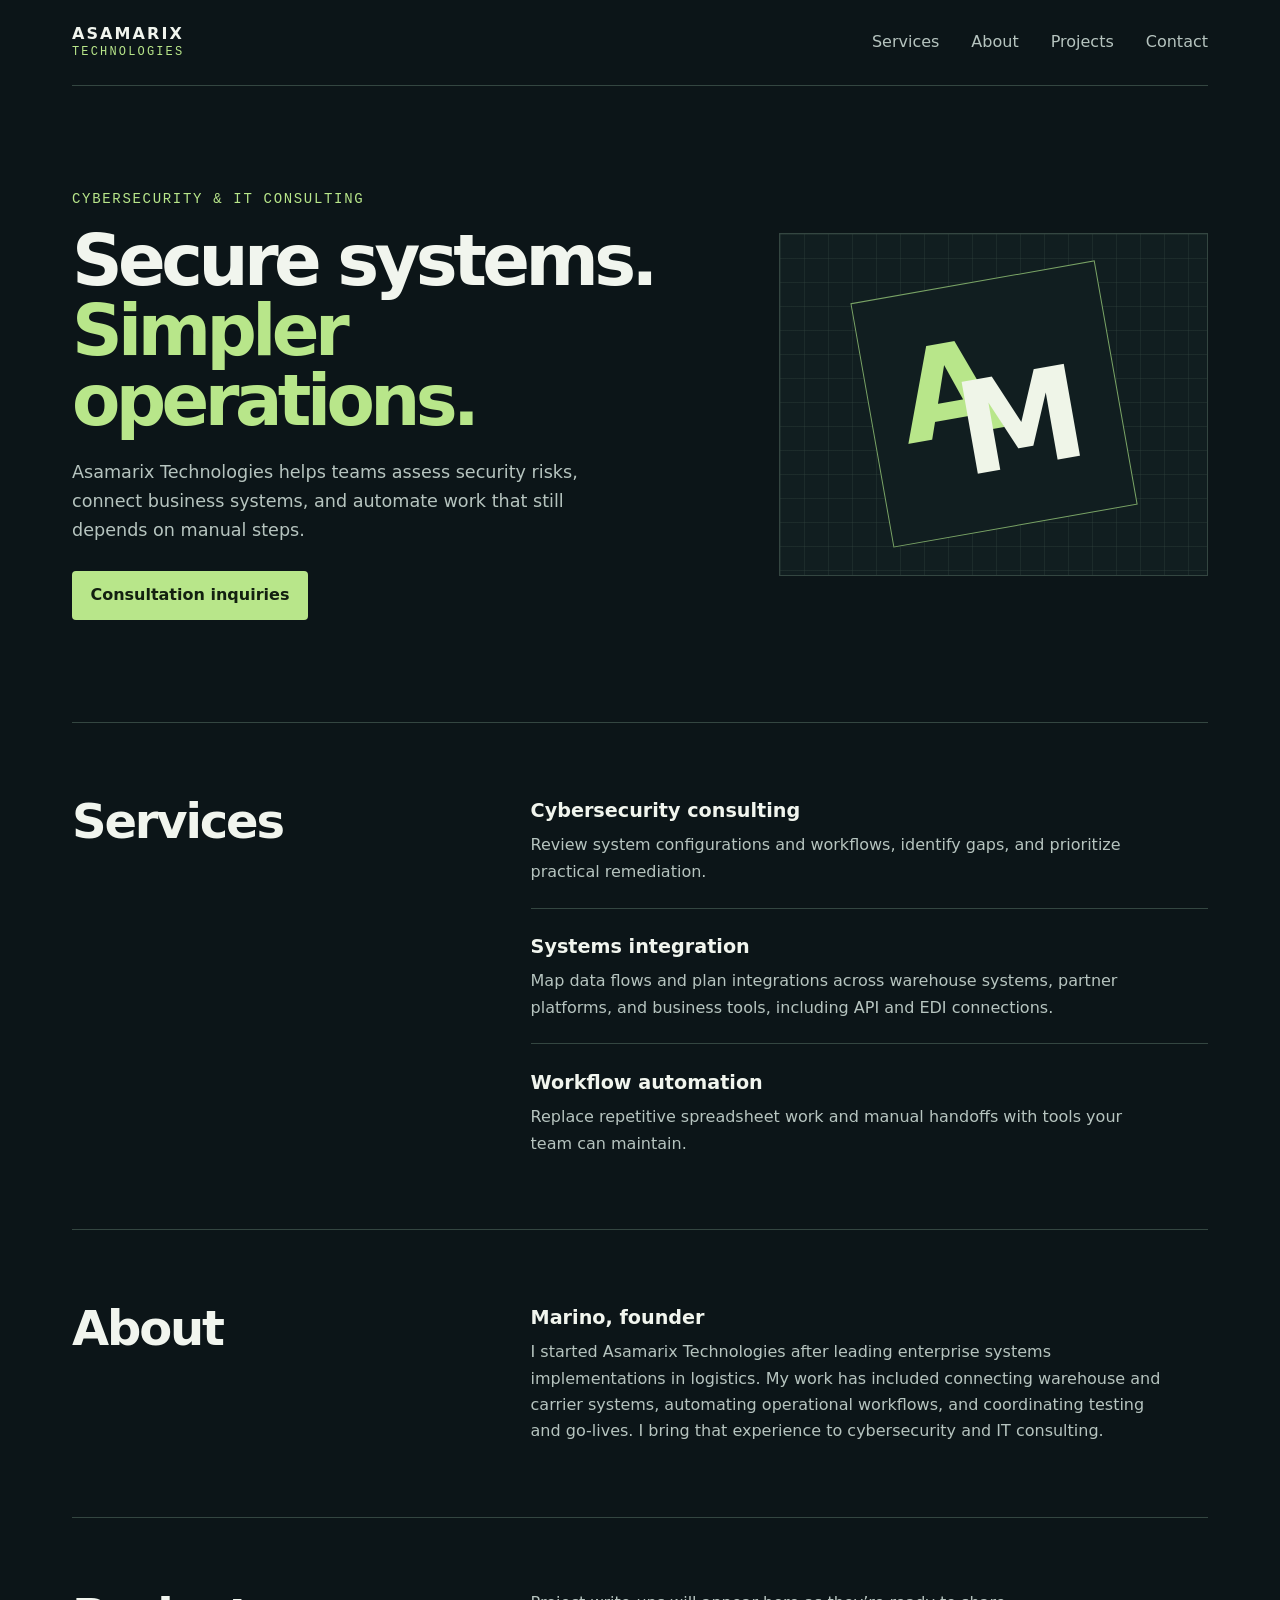
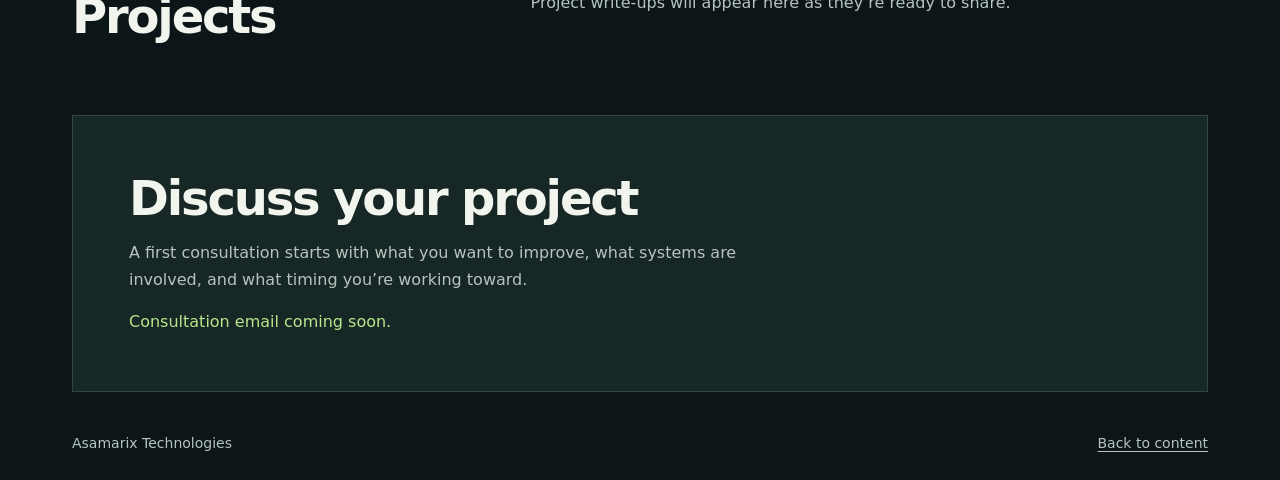
<file: public/index.html>
<!doctype html>
<html lang="en">
<head>
  <meta charset="utf-8">
  <meta name="viewport" content="width=device-width, initial-scale=1">
  <meta name="description" content="Asamarix Technologies offers cybersecurity, systems integration, and workflow automation consulting.">
  <meta name="referrer" content="no-referrer">
  <meta name="color-scheme" content="dark">
  <title>Asamarix Technologies | Cybersecurity &amp; IT Consulting</title>
  <link rel="stylesheet" href="assets/site.css">
</head>
<body>
  <a class="skip" href="#main">Skip to content</a>
  <header class="top wrap">
    <a class="wordmark" href="./" aria-label="Asamarix Technologies home"><span>ASAMARIX</span><small>TECHNOLOGIES</small></a>
    <nav aria-label="Main navigation">
      <a href="#services">Services</a>
      <a href="#about">About</a>
      <a href="#projects">Projects</a>
      <a href="#contact">Contact</a>
    </nav>
  </header>
  <main id="main" class="wrap" tabindex="-1">
    <section class="hero" aria-labelledby="home-title">
      <div>
        <p class="label">Cybersecurity &amp; IT consulting</p>
        <h1 id="home-title">Secure systems.<br><em>Simpler operations.</em></h1>
        <p class="intro">Asamarix Technologies helps teams assess security risks, connect business systems, and automate work that still depends on manual steps.</p>
        <a class="button" href="#contact">Consultation inquiries</a>
      </div>
      <div class="brand-art" aria-hidden="true">
        <div class="monogram"><span>A</span><span>M</span></div>
      </div>
    </section>
    <section id="services" class="split" aria-labelledby="services-title">
      <h2 id="services-title">Services</h2>
      <div class="service-list">
        <article>
          <h3>Cybersecurity consulting</h3>
          <p>Review system configurations and workflows, identify gaps, and prioritize practical remediation.</p>
        </article>
        <article>
          <h3>Systems integration</h3>
          <p>Map data flows and plan integrations across warehouse systems, partner platforms, and business tools, including API and EDI connections.</p>
        </article>
        <article>
          <h3>Workflow automation</h3>
          <p>Replace repetitive spreadsheet work and manual handoffs with tools your team can maintain.</p>
        </article>
      </div>
    </section>
    <section id="about" class="split" aria-labelledby="about-title">
      <h2 id="about-title">About</h2>
      <div>
        <h3>Marino, founder</h3>
        <p>I started Asamarix Technologies after leading enterprise systems implementations in logistics. My work has included connecting warehouse and carrier systems, automating operational workflows, and coordinating testing and go-lives. I bring that experience to cybersecurity and IT consulting.</p>
      </div>
    </section>
    <section id="projects" class="split" aria-labelledby="projects-title">
      <h2 id="projects-title">Projects</h2>
      <p>Project write-ups will appear here as they’re ready to share.</p>
    </section>
    <section id="contact" class="contact" aria-labelledby="contact-title">
      <h2 id="contact-title">Discuss your project</h2>
      <p>A first consultation starts with what you want to improve, what systems are involved, and what timing you’re working toward.</p>
      <!-- Replace the launch notice with a mailto link to your verified business inbox. -->
      <p class="status">Consultation email coming soon.</p>
    </section>
  </main>
  <footer class="wrap footer">
    <span>Asamarix Technologies</span>
    <a href="#main">Back to content</a>
  </footer>
</body>
</html>
</file>
<file: public/assets/site.css>
:root {
  color-scheme: dark;
  --background: #0c1518;
  --ink: #f1f5ee;
  --muted: #b6c4bf;
  --line: #344641;
  --accent: #b8e68a;
  --mono: ui-monospace, Consolas, monospace;
}

* { box-sizing: border-box; }
body {
  margin: 0;
  background: var(--background);
  color: var(--ink);
  font: 1rem/1.65 system-ui, sans-serif;
}

a { color: inherit; text-underline-offset: 0.24em; }
a:hover { color: var(--accent); }
:focus-visible { outline: 2px solid var(--accent); outline-offset: 5px; }
.wrap { width: min(71rem, calc(100% - 3rem)); margin-inline: auto; }
.skip { position: absolute; top: 1rem; left: 1rem; padding: 0.5rem 1rem; background: var(--background); }
.skip:not(:focus) { clip-path: inset(50%); }

.top, .footer {
  display: flex;
  align-items: center;
  justify-content: space-between;
  flex-wrap: wrap;
  gap: 1rem 2rem;
  padding-block: 1.5rem;
}
.top { border-bottom: 1px solid var(--line); }
.wordmark { font-weight: 750; letter-spacing: 0.13em; line-height: 1.2; text-decoration: none; }
.wordmark small { display: block; font: 0.75rem/1.5 var(--mono); letter-spacing: 0.18em; color: var(--accent); }
nav { display: flex; flex-wrap: wrap; column-gap: clamp(0.85rem, 3vw, 2rem); row-gap: 0.25rem; }
nav a { padding-block: 0.3rem; text-decoration: none; color: var(--muted); }

.hero {
  display: grid;
  grid-template-columns: minmax(0, 1.5fr) minmax(0, 1fr);
  gap: clamp(2rem, 5vw, 5rem);
  align-items: center;
  padding-block: clamp(3.5rem, 8vw, 7rem);
}
.label { color: var(--accent); font: 0.875rem/1.5 var(--mono); text-transform: uppercase; letter-spacing: 0.12em; }
h1, h2, h3, p { margin: 0; }
h1 { margin-block: 1rem 1.35rem; font-size: clamp(2.45rem, 5.5vw, 5.1rem); line-height: 1; letter-spacing: -0.065em; }
h1 em { font-style: normal; color: var(--accent); }
h2 { font-size: clamp(1.9rem, 4vw, 3rem); line-height: 1.1; letter-spacing: -0.045em; }
h3 { font-size: 1.2rem; margin-bottom: 0.35rem; }
p { color: var(--muted); }
.intro { font-size: 1.1rem; max-width: 34rem; }
.button {
  display: inline-block;
  margin-top: 1.6rem;
  padding: 0.7rem 1.15rem;
  border-radius: 0.25rem;
  background: var(--accent);
  color: #132010;
  font-weight: 700;
  text-decoration: none;
}
.button:hover { background: #d0f5ab; color: #132010; }

.brand-art {
  display: grid;
  place-items: center;
  aspect-ratio: 5 / 4;
  border: 1px solid var(--line);
  background-color: #111e20;
  background-image: linear-gradient(#34464155 1px, transparent 1px), linear-gradient(90deg, #34464155 1px, transparent 1px);
  background-size: 1.5rem 1.5rem;
}
.monogram {
  display: grid;
  place-content: center;
  width: 58%;
  aspect-ratio: 1;
  border: 1px solid #79a365;
  background: #111e20;
  color: var(--accent);
  font: 700 clamp(4rem, 10vw, 8rem)/0.9 system-ui, sans-serif;
  transform: rotate(-10deg);
}
.monogram span { grid-area: 1 / 1; }
.monogram span:first-child { transform: translate(-22%, -17%); }
.monogram span:last-child { color: #eff5e8; transform: translate(19%, 19%); }

.split {
  display: grid;
  grid-template-columns: minmax(0, 1fr) minmax(0, 1.65fr);
  gap: 1.5rem 3rem;
  border-top: 1px solid var(--line);
  padding-block: clamp(2.5rem, 6vw, 4.5rem);
}
.split p, .contact p { max-width: 62ch; }
.service-list article + article { margin-top: 1.4rem; padding-top: 1.4rem; border-top: 1px solid var(--line); }
.contact { background: #172725; border: 1px solid var(--line); padding: clamp(1.5rem, 5vw, 3.5rem); }
.contact p { margin-top: 1rem; }
.contact .status { color: var(--accent); }
.footer { margin-top: 1rem; font-size: 0.875rem; color: var(--muted); }

@media (max-width: 46rem) {
  .hero, .split { grid-template-columns: minmax(0, 1fr); }
  .brand-art { aspect-ratio: 2 / 1; }
  .monogram { width: min(28%, 8rem); font-size: clamp(2.4rem, 9vw, 5rem); }
}
</file>
